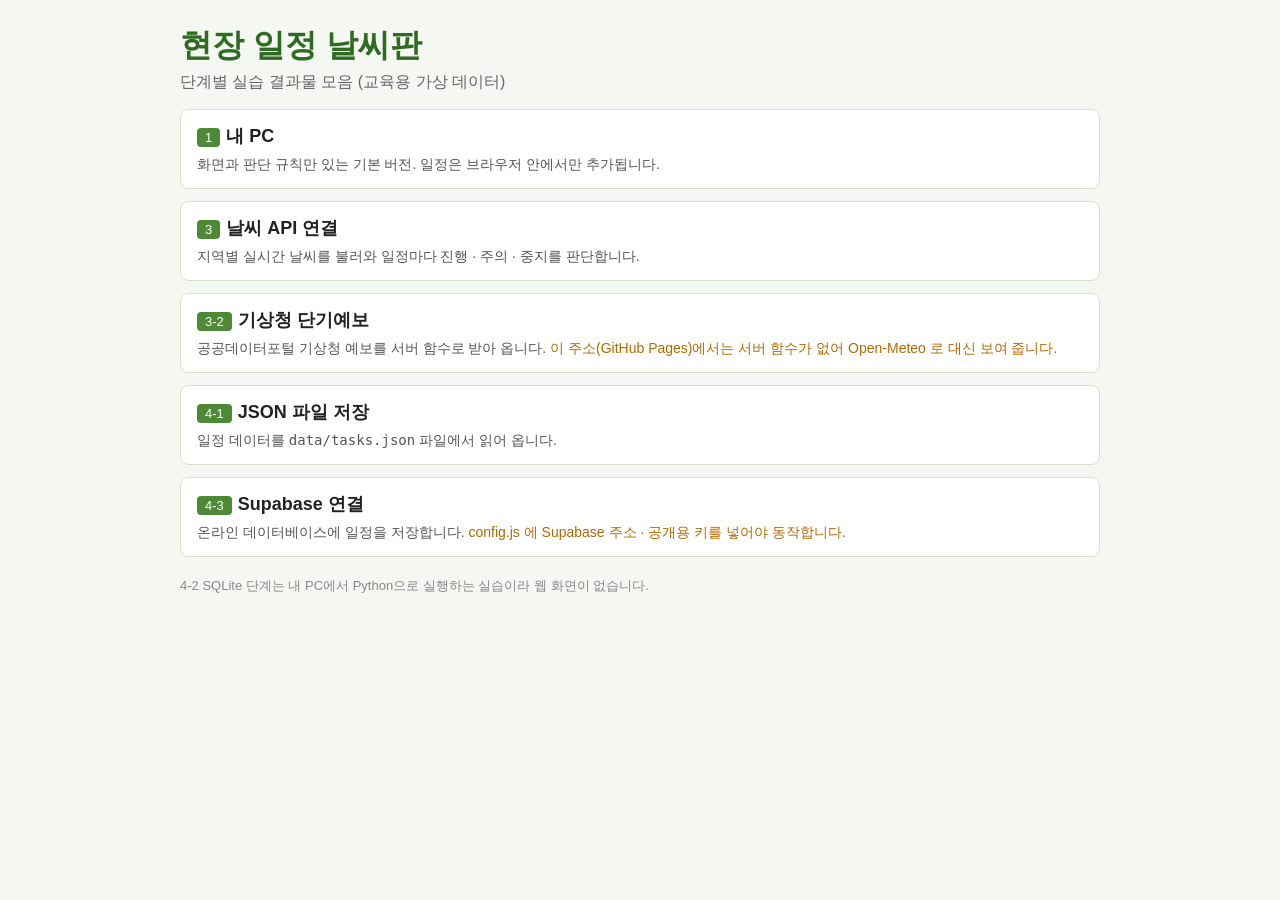
<file: index.html>
<!doctype html>
<html lang="ko">
<head>
  <meta charset="utf-8">
  <meta name="viewport" content="width=device-width, initial-scale=1">
  <title>현장 일정 날씨판 · 단계별 실습</title>
  <style>
    body { font-family: "Malgun Gothic", sans-serif; max-width: 920px; margin: 0 auto; padding: 16px; background: #f4f7f2; color: #222; }
    header h1 { margin: 8px 0 0; color: #2f6b22; }
    .sub { margin: 4px 0 16px; color: #666; }
    .list { display: grid; gap: 12px; padding: 0; margin: 0; list-style: none; }
    .card { display: block; background: #fff; border: 1px solid #d5e3c9; border-radius: 8px; padding: 14px 16px; color: inherit; text-decoration: none; }
    a.card:hover { border-color: #4e8a36; box-shadow: 0 2px 6px rgba(78, 138, 54, .15); }
    .step { display: inline-block; background: #4e8a36; color: #fff; border-radius: 4px; padding: 2px 8px; font-size: 13px; margin-right: 6px; }
    h2 { display: inline; font-size: 18px; margin: 0; }
    .card p { margin: 8px 0 0; font-size: 14px; color: #555; }
    .note { color: #b26a00; }
    footer { margin-top: 20px; font-size: 13px; color: #888; }
  </style>
</head>
<body>
  <header>
    <h1>현장 일정 날씨판</h1>
    <p class="sub">단계별 실습 결과물 모음 (교육용 가상 데이터)</p>
  </header>

  <ul class="list">
    <li>
      <a class="card" href="현장일정_날씨판/1_내PC/">
        <span class="step">1</span><h2>내 PC</h2>
        <p>화면과 판단 규칙만 있는 기본 버전. 일정은 브라우저 안에서만 추가됩니다.</p>
      </a>
    </li>
    <li>
      <a class="card" href="현장일정_날씨판/3_API/">
        <span class="step">3</span><h2>날씨 API 연결</h2>
        <p>지역별 실시간 날씨를 불러와 일정마다 진행 · 주의 · 중지를 판단합니다.</p>
      </a>
    </li>
    <li>
      <a class="card" href="현장일정_날씨판/3-2_기상청/">
        <span class="step">3-2</span><h2>기상청 단기예보</h2>
        <p>공공데이터포털 기상청 예보를 서버 함수로 받아 옵니다.
          <span class="note">이 주소(GitHub Pages)에서는 서버 함수가 없어 Open-Meteo 로 대신 보여 줍니다.</span></p>
      </a>
    </li>
    <li>
      <a class="card" href="현장일정_날씨판/4-1_JSON_md/">
        <span class="step">4-1</span><h2>JSON 파일 저장</h2>
        <p>일정 데이터를 <code>data/tasks.json</code> 파일에서 읽어 옵니다.</p>
      </a>
    </li>
    <li>
      <a class="card" href="현장일정_날씨판/4-3_Supabase/">
        <span class="step">4-3</span><h2>Supabase 연결</h2>
        <p>온라인 데이터베이스에 일정을 저장합니다.
          <span class="note">config.js 에 Supabase 주소 · 공개용 키를 넣어야 동작합니다.</span></p>
      </a>
    </li>
  </ul>

  <footer>4-2 SQLite 단계는 내 PC에서 Python으로 실행하는 실습이라 웹 화면이 없습니다.</footer>
</body>
</html>
</file>
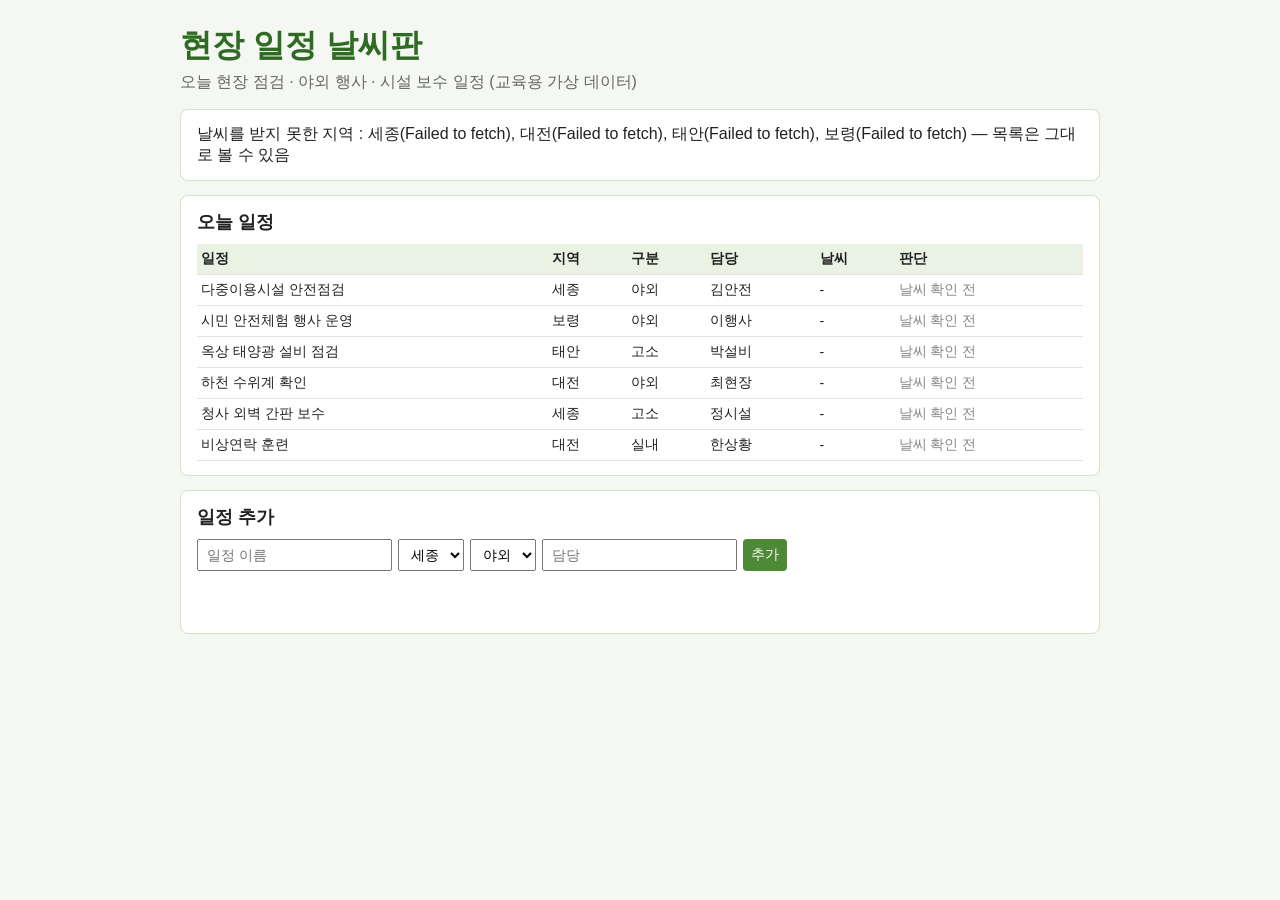
<file: 현장일정_날씨판/3_API/index.html>
<!doctype html>
<html lang="ko">
<head>
  <meta charset="utf-8">
  <meta name="viewport" content="width=device-width, initial-scale=1">
  <title>현장 일정 날씨판</title>
  <link rel="stylesheet" href="style.css">
</head>
<body>
  <header>
    <h1>현장 일정 날씨판</h1>
    <p class="sub">오늘 현장 점검 · 야외 행사 · 시설 보수 일정 (교육용 가상 데이터)</p>
  </header>

  <section id="weatherBox" class="card">날씨 불러오는 중…</section>

  <section class="card">
    <h2>오늘 일정</h2>
    <table>
      <thead><tr><th>일정</th><th>지역</th><th>구분</th><th>담당</th><th>날씨</th><th>판단</th></tr></thead>
      <tbody id="taskList"></tbody>
    </table>
  </section>

  <section class="card">
    <h2>일정 추가</h2>
    <form id="taskForm">
      <input id="titleInput" placeholder="일정 이름" required>
      <select id="regionInput"><option>세종</option><option>대전</option><option>태안</option><option>보령</option></select>
      <select id="kindInput"><option>야외</option><option>고소</option><option>실내</option></select>
      <input id="ownerInput" placeholder="담당" required>
      <button>추가</button>
    </form>
    <p id="msgBox"></p>
  </section>

  <script src="logic.js"></script>
  <script src="app.js"></script>
</body>
</html>
</file>
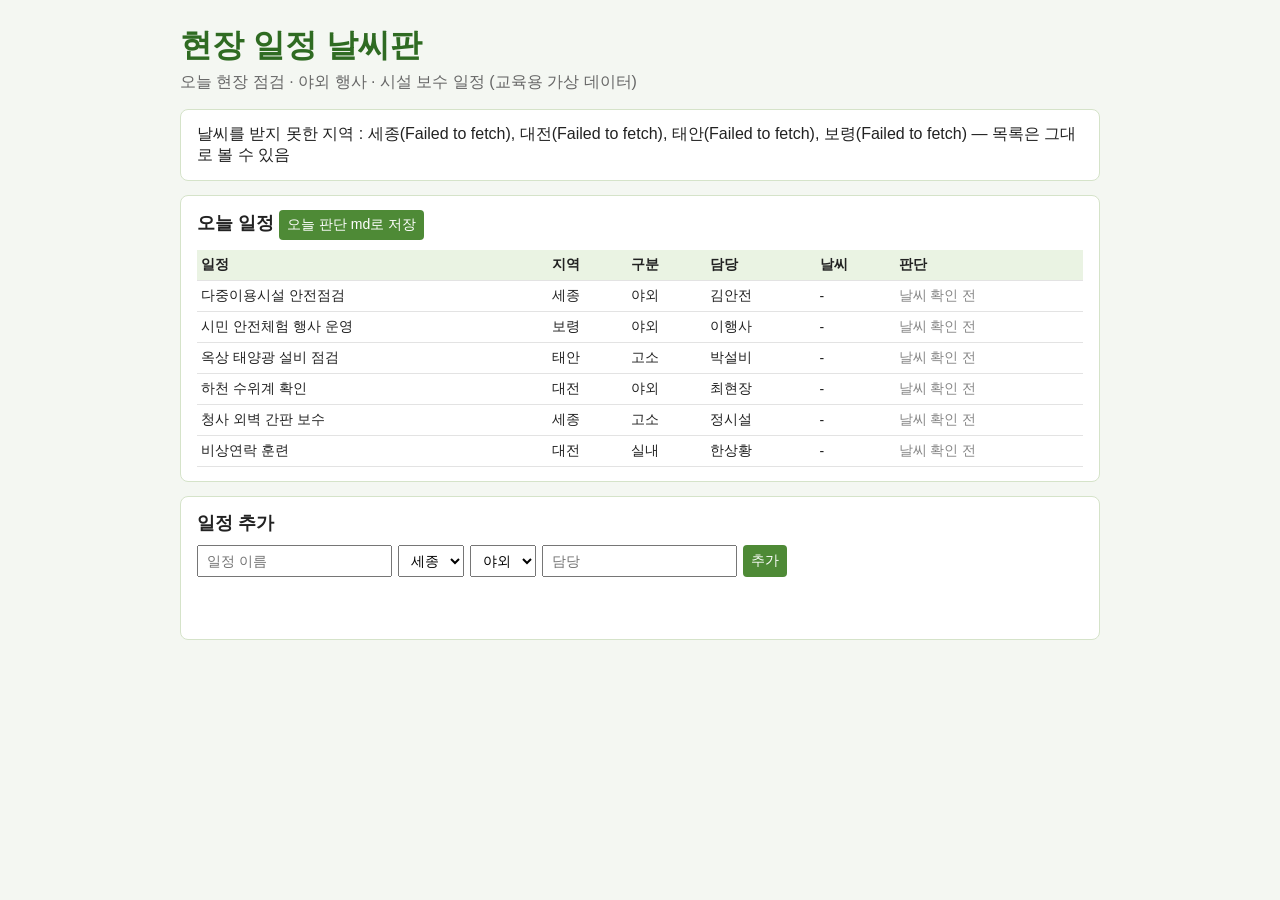
<file: 현장일정_날씨판/4-1_JSON_md/index.html>
<!doctype html>
<html lang="ko">
<head>
  <meta charset="utf-8">
  <meta name="viewport" content="width=device-width, initial-scale=1">
  <title>현장 일정 날씨판</title>
  <link rel="stylesheet" href="style.css">
</head>
<body>
  <header>
    <h1>현장 일정 날씨판</h1>
    <p class="sub">오늘 현장 점검 · 야외 행사 · 시설 보수 일정 (교육용 가상 데이터)</p>
  </header>

  <section id="weatherBox" class="card">날씨 불러오는 중…</section>

  <section class="card">
    <h2>오늘 일정 <button id="mdBtn" type="button">오늘 판단 md로 저장</button></h2>
    <table>
      <thead><tr><th>일정</th><th>지역</th><th>구분</th><th>담당</th><th>날씨</th><th>판단</th></tr></thead>
      <tbody id="taskList"></tbody>
    </table>
  </section>

  <section class="card">
    <h2>일정 추가</h2>
    <form id="taskForm">
      <input id="titleInput" placeholder="일정 이름" required>
      <select id="regionInput"><option>세종</option><option>대전</option><option>태안</option><option>보령</option></select>
      <select id="kindInput"><option>야외</option><option>고소</option><option>실내</option></select>
      <input id="ownerInput" placeholder="담당" required>
      <button>추가</button>
    </form>
    <p id="msgBox"></p>
  </section>

  <script src="logic.js"></script>
  <script src="app.js"></script>
</body>
</html>
</file>
<file: 현장일정_날씨판/3_API/style.css>
body { font-family: "Malgun Gothic", sans-serif; max-width: 920px; margin: 0 auto; padding: 16px; background: #f4f7f2; color: #222; }
header h1 { margin: 8px 0 0; color: #2f6b22; }
.sub { margin: 4px 0 16px; color: #666; }
.card { background: #fff; border: 1px solid #d5e3c9; border-radius: 8px; padding: 14px 16px; margin-bottom: 14px; }
h2 { font-size: 18px; margin: 0 0 10px; }
table { width: 100%; border-collapse: collapse; }
th, td { border-bottom: 1px solid #e3e3e3; padding: 6px 4px; text-align: left; font-size: 14px; }
th { background: #eaf3e3; }
form { display: flex; flex-wrap: wrap; gap: 6px; }
input, select, button { padding: 6px 8px; font-size: 14px; }
button { background: #4e8a36; color: #fff; border: 0; border-radius: 4px; cursor: pointer; }
.ok   { color: #2f6b22; font-weight: bold; }
.warn { color: #b26a00; font-weight: bold; }
.stop { color: #c62828; font-weight: bold; }
.none { color: #888; }
#msgBox { color: #c62828; min-height: 1em; }
</file>
<file: 현장일정_날씨판/4-1_JSON_md/style.css>
body { font-family: "Malgun Gothic", sans-serif; max-width: 920px; margin: 0 auto; padding: 16px; background: #f4f7f2; color: #222; }
header h1 { margin: 8px 0 0; color: #2f6b22; }
.sub { margin: 4px 0 16px; color: #666; }
.card { background: #fff; border: 1px solid #d5e3c9; border-radius: 8px; padding: 14px 16px; margin-bottom: 14px; }
h2 { font-size: 18px; margin: 0 0 10px; }
table { width: 100%; border-collapse: collapse; }
th, td { border-bottom: 1px solid #e3e3e3; padding: 6px 4px; text-align: left; font-size: 14px; }
th { background: #eaf3e3; }
form { display: flex; flex-wrap: wrap; gap: 6px; }
input, select, button { padding: 6px 8px; font-size: 14px; }
button { background: #4e8a36; color: #fff; border: 0; border-radius: 4px; cursor: pointer; }
.ok   { color: #2f6b22; font-weight: bold; }
.warn { color: #b26a00; font-weight: bold; }
.stop { color: #c62828; font-weight: bold; }
.none { color: #888; }
#msgBox { color: #c62828; min-height: 1em; }
</file>
